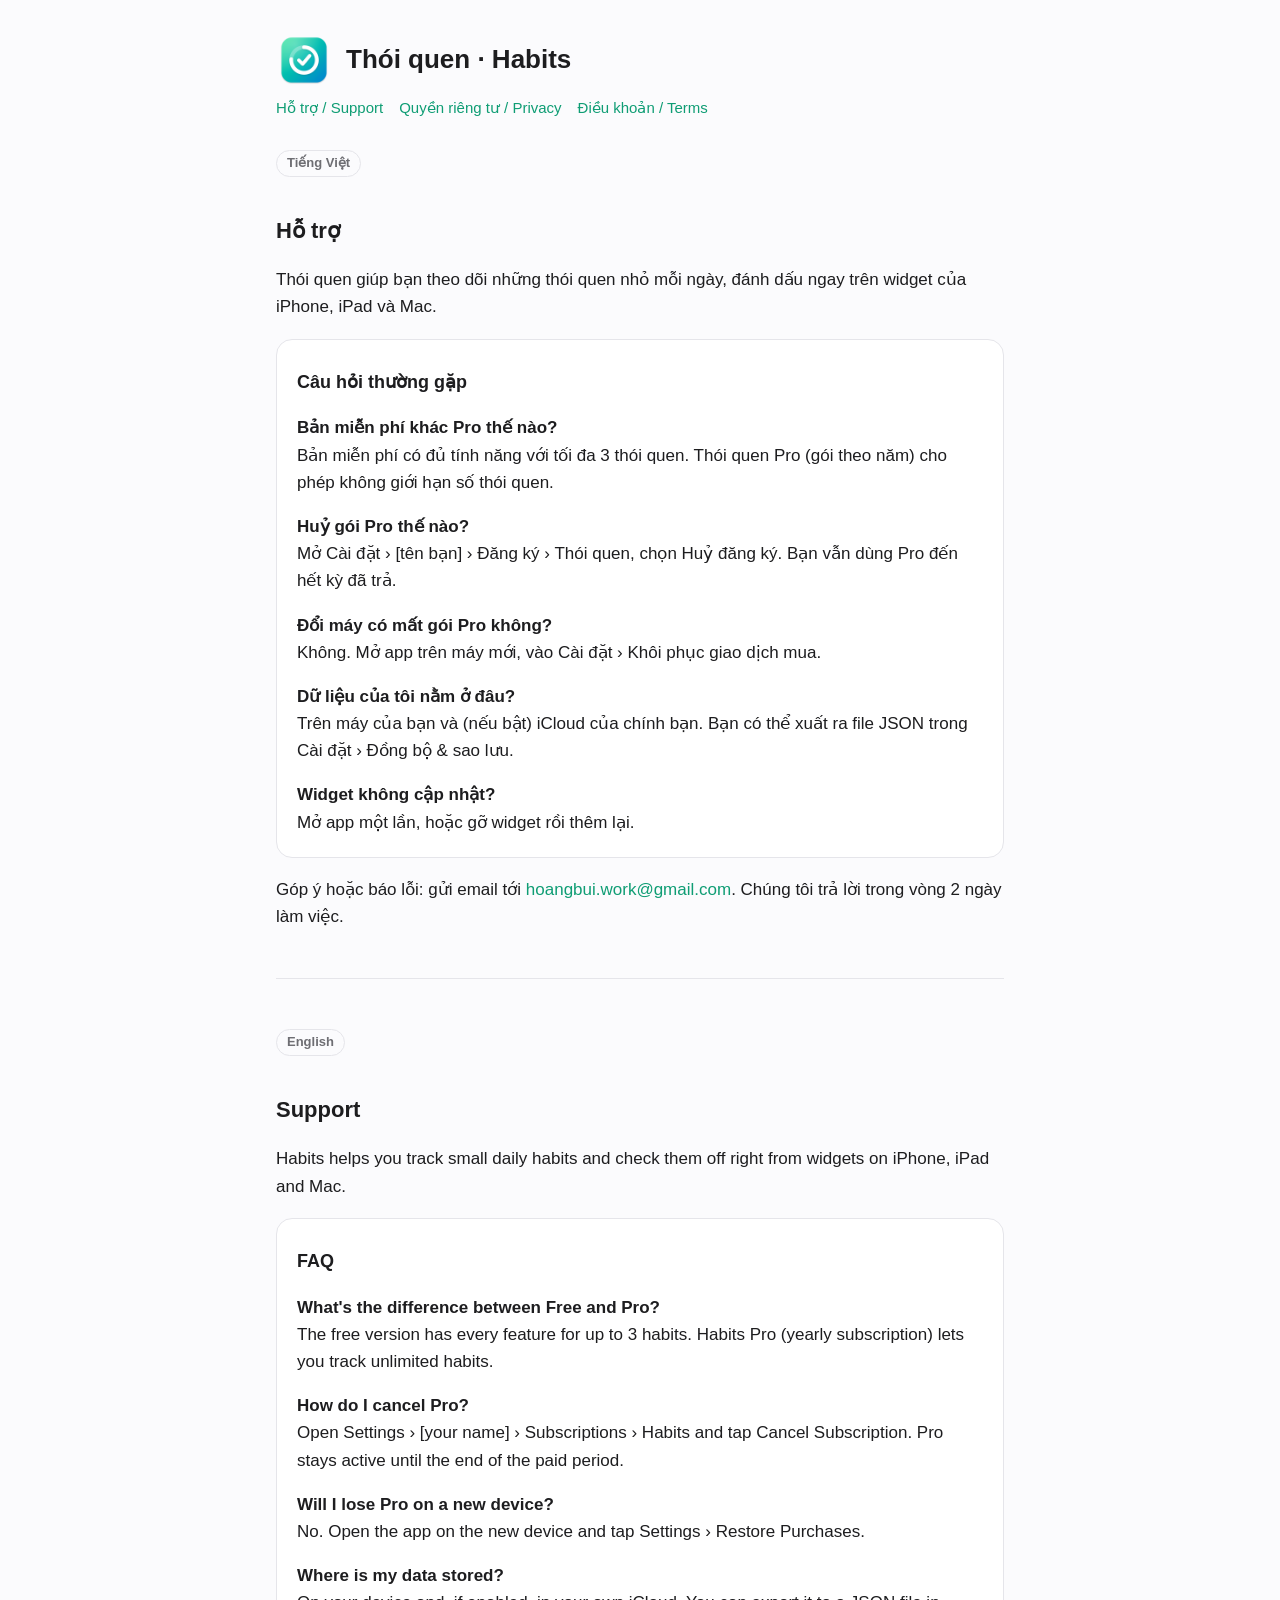
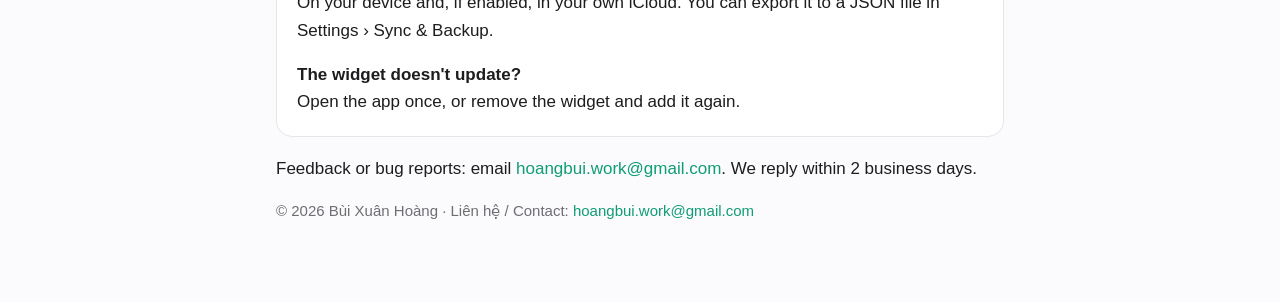
<file: index.html>
<!doctype html><html lang="vi"><head><meta charset="utf-8"><meta name="viewport" content="width=device-width,initial-scale=1">
<title>Thói quen – Hỗ trợ / Habits – Support</title><link rel="stylesheet" href="style.css"><link rel="icon" href="icon.png"></head><body><main>
<header><img src="icon.png" alt=""><h1>Thói quen · Habits</h1></header>
<nav><a href="index.html">Hỗ trợ / Support</a><a href="privacy.html">Quyền riêng tư / Privacy</a><a href="terms.html">Điều khoản / Terms</a></nav>

<span class="lang">Tiếng Việt</span>
<h2>Hỗ trợ</h2>
<p>Thói quen giúp bạn theo dõi những thói quen nhỏ mỗi ngày, đánh dấu ngay trên widget của iPhone, iPad và Mac.</p>
<div class="card">
<h3>Câu hỏi thường gặp</h3>
<p><b>Bản miễn phí khác Pro thế nào?</b><br>Bản miễn phí có đủ tính năng với tối đa 3 thói quen. Thói quen Pro (gói theo năm) cho phép không giới hạn số thói quen.</p>
<p><b>Huỷ gói Pro thế nào?</b><br>Mở Cài đặt › [tên bạn] › Đăng ký › Thói quen, chọn Huỷ đăng ký. Bạn vẫn dùng Pro đến hết kỳ đã trả.</p>
<p><b>Đổi máy có mất gói Pro không?</b><br>Không. Mở app trên máy mới, vào Cài đặt › Khôi phục giao dịch mua.</p>
<p><b>Dữ liệu của tôi nằm ở đâu?</b><br>Trên máy của bạn và (nếu bật) iCloud của chính bạn. Bạn có thể xuất ra file JSON trong Cài đặt › Đồng bộ &amp; sao lưu.</p>
<p><b>Widget không cập nhật?</b><br>Mở app một lần, hoặc gỡ widget rồi thêm lại.</p>
</div>
<p>Góp ý hoặc báo lỗi: gửi email tới <a href="mailto:hoangbui.work@gmail.com">hoangbui.work@gmail.com</a>. Chúng tôi trả lời trong vòng 2 ngày làm việc.</p>
<hr>
<span class="lang">English</span>
<h2>Support</h2>
<p>Habits helps you track small daily habits and check them off right from widgets on iPhone, iPad and Mac.</p>
<div class="card">
<h3>FAQ</h3>
<p><b>What's the difference between Free and Pro?</b><br>The free version has every feature for up to 3 habits. Habits Pro (yearly subscription) lets you track unlimited habits.</p>
<p><b>How do I cancel Pro?</b><br>Open Settings › [your name] › Subscriptions › Habits and tap Cancel Subscription. Pro stays active until the end of the paid period.</p>
<p><b>Will I lose Pro on a new device?</b><br>No. Open the app on the new device and tap Settings › Restore Purchases.</p>
<p><b>Where is my data stored?</b><br>On your device and, if enabled, in your own iCloud. You can export it to a JSON file in Settings › Sync &amp; Backup.</p>
<p><b>The widget doesn't update?</b><br>Open the app once, or remove the widget and add it again.</p>
</div>
<p>Feedback or bug reports: email <a href="mailto:hoangbui.work@gmail.com">hoangbui.work@gmail.com</a>. We reply within 2 business days.</p>
<p class="muted">© 2026 Bùi Xuân Hoàng · Liên hệ / Contact: <a href="mailto:hoangbui.work@gmail.com">hoangbui.work@gmail.com</a></p></main></body></html>
</file>
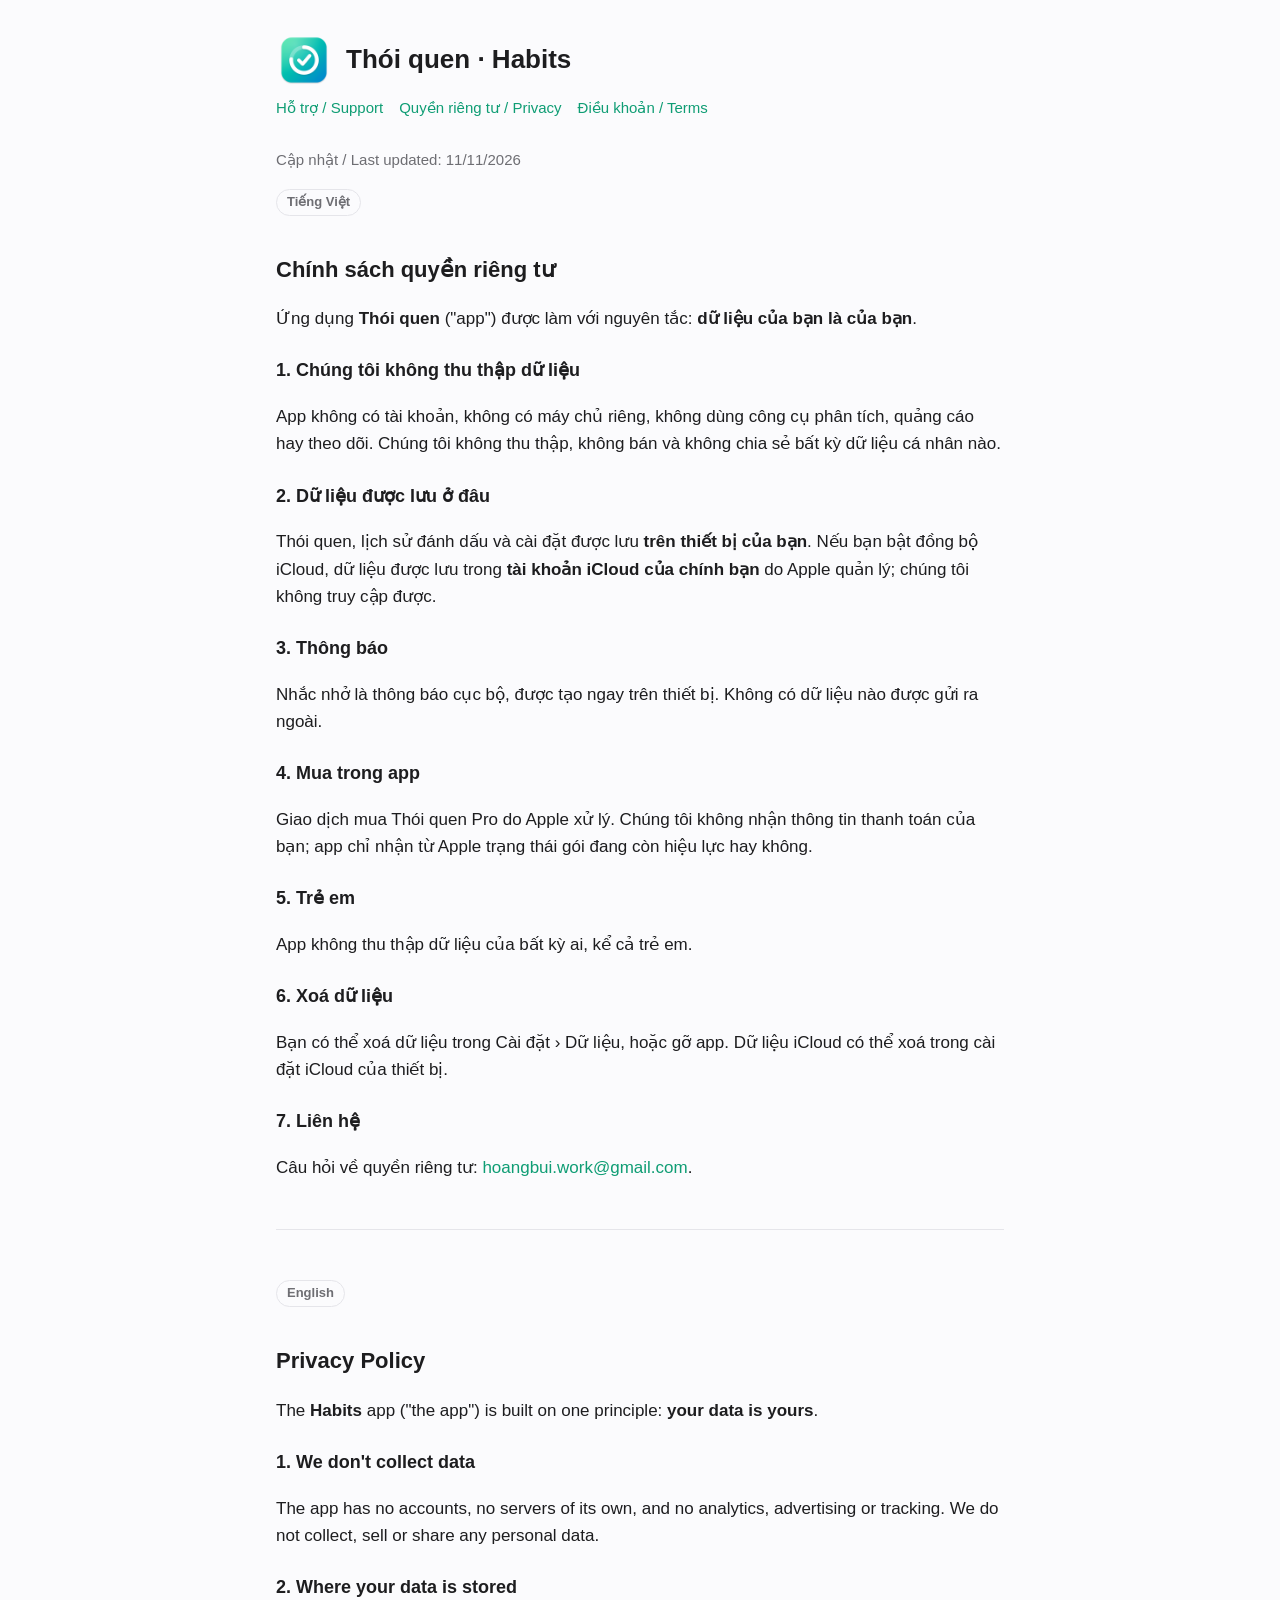
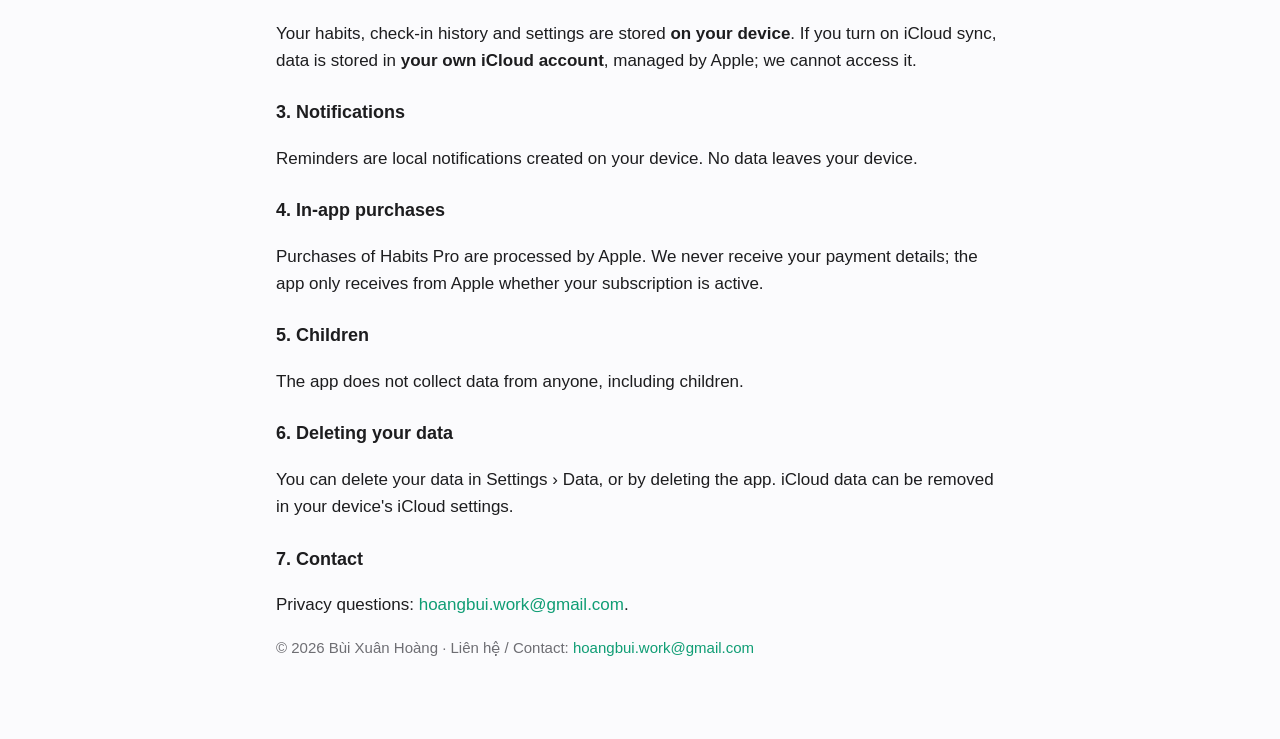
<file: privacy.html>
<!doctype html><html lang="vi"><head><meta charset="utf-8"><meta name="viewport" content="width=device-width,initial-scale=1">
<title>Chính sách quyền riêng tư / Privacy Policy</title><link rel="stylesheet" href="style.css"><link rel="icon" href="icon.png"></head><body><main>
<header><img src="icon.png" alt=""><h1>Thói quen · Habits</h1></header>
<nav><a href="index.html">Hỗ trợ / Support</a><a href="privacy.html">Quyền riêng tư / Privacy</a><a href="terms.html">Điều khoản / Terms</a></nav>

<p class="muted">Cập nhật / Last updated: 11/11/2026</p>
<span class="lang">Tiếng Việt</span>
<h2>Chính sách quyền riêng tư</h2>
<p>Ứng dụng <b>Thói quen</b> ("app") được làm với nguyên tắc: <b>dữ liệu của bạn là của bạn</b>.</p>
<h3>1. Chúng tôi không thu thập dữ liệu</h3>
<p>App không có tài khoản, không có máy chủ riêng, không dùng công cụ phân tích, quảng cáo hay theo dõi. Chúng tôi không thu thập, không bán và không chia sẻ bất kỳ dữ liệu cá nhân nào.</p>
<h3>2. Dữ liệu được lưu ở đâu</h3>
<p>Thói quen, lịch sử đánh dấu và cài đặt được lưu <b>trên thiết bị của bạn</b>. Nếu bạn bật đồng bộ iCloud, dữ liệu được lưu trong <b>tài khoản iCloud của chính bạn</b> do Apple quản lý; chúng tôi không truy cập được.</p>
<h3>3. Thông báo</h3>
<p>Nhắc nhở là thông báo cục bộ, được tạo ngay trên thiết bị. Không có dữ liệu nào được gửi ra ngoài.</p>
<h3>4. Mua trong app</h3>
<p>Giao dịch mua Thói quen Pro do Apple xử lý. Chúng tôi không nhận thông tin thanh toán của bạn; app chỉ nhận từ Apple trạng thái gói đang còn hiệu lực hay không.</p>
<h3>5. Trẻ em</h3>
<p>App không thu thập dữ liệu của bất kỳ ai, kể cả trẻ em.</p>
<h3>6. Xoá dữ liệu</h3>
<p>Bạn có thể xoá dữ liệu trong Cài đặt › Dữ liệu, hoặc gỡ app. Dữ liệu iCloud có thể xoá trong cài đặt iCloud của thiết bị.</p>
<h3>7. Liên hệ</h3>
<p>Câu hỏi về quyền riêng tư: <a href="mailto:hoangbui.work@gmail.com">hoangbui.work@gmail.com</a>.</p>
<hr>
<span class="lang">English</span>
<h2>Privacy Policy</h2>
<p>The <b>Habits</b> app ("the app") is built on one principle: <b>your data is yours</b>.</p>
<h3>1. We don't collect data</h3>
<p>The app has no accounts, no servers of its own, and no analytics, advertising or tracking. We do not collect, sell or share any personal data.</p>
<h3>2. Where your data is stored</h3>
<p>Your habits, check-in history and settings are stored <b>on your device</b>. If you turn on iCloud sync, data is stored in <b>your own iCloud account</b>, managed by Apple; we cannot access it.</p>
<h3>3. Notifications</h3>
<p>Reminders are local notifications created on your device. No data leaves your device.</p>
<h3>4. In-app purchases</h3>
<p>Purchases of Habits Pro are processed by Apple. We never receive your payment details; the app only receives from Apple whether your subscription is active.</p>
<h3>5. Children</h3>
<p>The app does not collect data from anyone, including children.</p>
<h3>6. Deleting your data</h3>
<p>You can delete your data in Settings › Data, or by deleting the app. iCloud data can be removed in your device's iCloud settings.</p>
<h3>7. Contact</h3>
<p>Privacy questions: <a href="mailto:hoangbui.work@gmail.com">hoangbui.work@gmail.com</a>.</p>
<p class="muted">© 2026 Bùi Xuân Hoàng · Liên hệ / Contact: <a href="mailto:hoangbui.work@gmail.com">hoangbui.work@gmail.com</a></p></main></body></html>
</file>
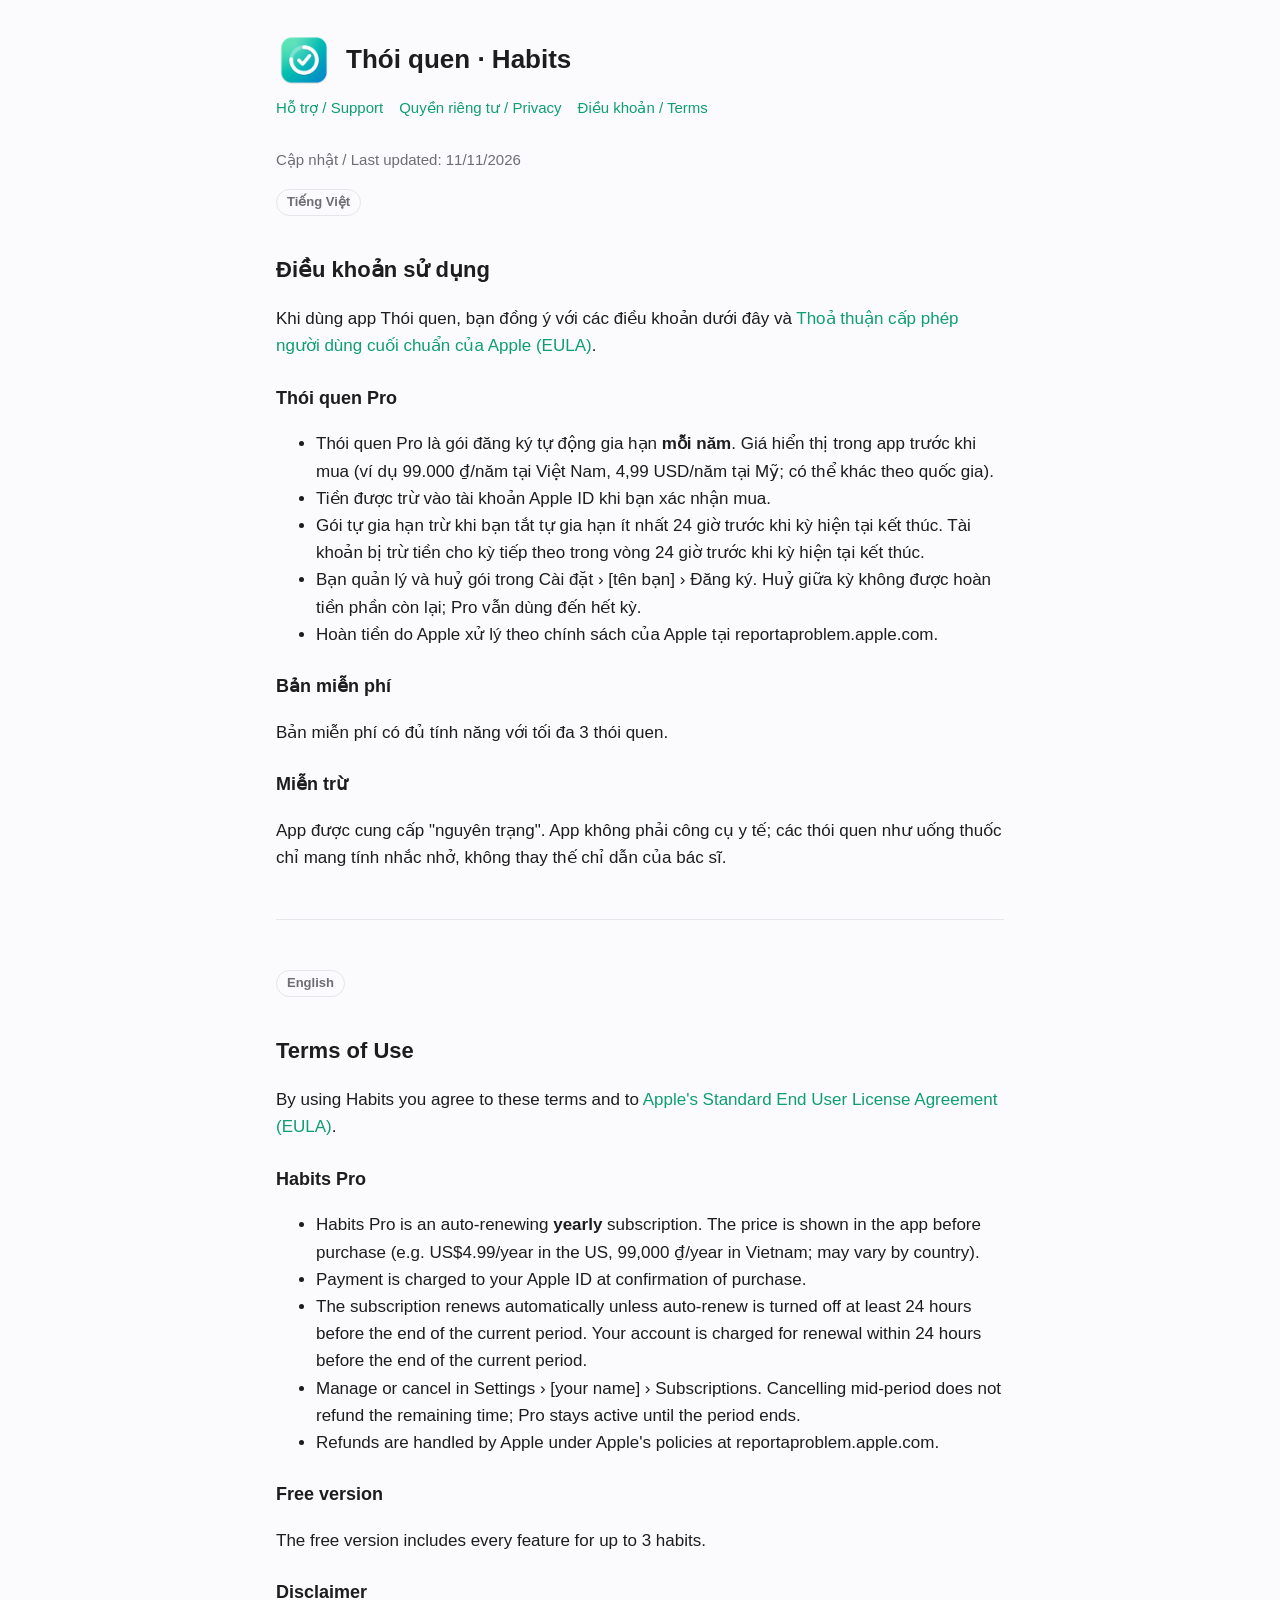
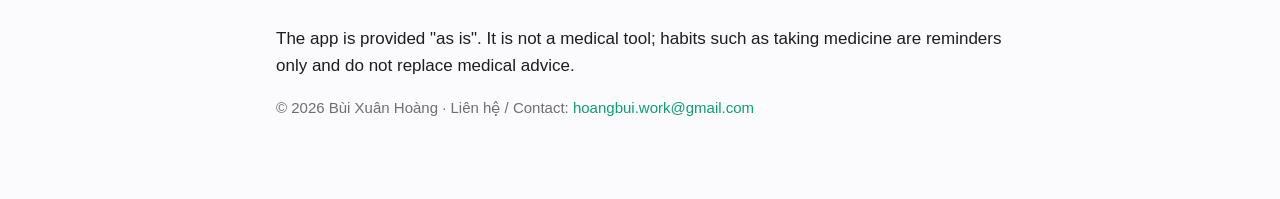
<file: terms.html>
<!doctype html><html lang="vi"><head><meta charset="utf-8"><meta name="viewport" content="width=device-width,initial-scale=1">
<title>Điều khoản sử dụng / Terms of Use</title><link rel="stylesheet" href="style.css"><link rel="icon" href="icon.png"></head><body><main>
<header><img src="icon.png" alt=""><h1>Thói quen · Habits</h1></header>
<nav><a href="index.html">Hỗ trợ / Support</a><a href="privacy.html">Quyền riêng tư / Privacy</a><a href="terms.html">Điều khoản / Terms</a></nav>

<p class="muted">Cập nhật / Last updated: 11/11/2026</p>
<span class="lang">Tiếng Việt</span>
<h2>Điều khoản sử dụng</h2>
<p>Khi dùng app Thói quen, bạn đồng ý với các điều khoản dưới đây và <a href="https://www.apple.com/legal/internet-services/itunes/dev/stdeula/">Thoả thuận cấp phép người dùng cuối chuẩn của Apple (EULA)</a>.</p>
<h3>Thói quen Pro</h3>
<ul>
<li>Thói quen Pro là gói đăng ký tự động gia hạn <b>mỗi năm</b>. Giá hiển thị trong app trước khi mua (ví dụ 99.000 ₫/năm tại Việt Nam, 4,99 USD/năm tại Mỹ; có thể khác theo quốc gia).</li>
<li>Tiền được trừ vào tài khoản Apple ID khi bạn xác nhận mua.</li>
<li>Gói tự gia hạn trừ khi bạn tắt tự gia hạn ít nhất 24 giờ trước khi kỳ hiện tại kết thúc. Tài khoản bị trừ tiền cho kỳ tiếp theo trong vòng 24 giờ trước khi kỳ hiện tại kết thúc.</li>
<li>Bạn quản lý và huỷ gói trong Cài đặt › [tên bạn] › Đăng ký. Huỷ giữa kỳ không được hoàn tiền phần còn lại; Pro vẫn dùng đến hết kỳ.</li>
<li>Hoàn tiền do Apple xử lý theo chính sách của Apple tại reportaproblem.apple.com.</li>
</ul>
<h3>Bản miễn phí</h3>
<p>Bản miễn phí có đủ tính năng với tối đa 3 thói quen.</p>
<h3>Miễn trừ</h3>
<p>App được cung cấp "nguyên trạng". App không phải công cụ y tế; các thói quen như uống thuốc chỉ mang tính nhắc nhở, không thay thế chỉ dẫn của bác sĩ.</p>
<hr>
<span class="lang">English</span>
<h2>Terms of Use</h2>
<p>By using Habits you agree to these terms and to <a href="https://www.apple.com/legal/internet-services/itunes/dev/stdeula/">Apple's Standard End User License Agreement (EULA)</a>.</p>
<h3>Habits Pro</h3>
<ul>
<li>Habits Pro is an auto-renewing <b>yearly</b> subscription. The price is shown in the app before purchase (e.g. US$4.99/year in the US, 99,000 ₫/year in Vietnam; may vary by country).</li>
<li>Payment is charged to your Apple ID at confirmation of purchase.</li>
<li>The subscription renews automatically unless auto-renew is turned off at least 24 hours before the end of the current period. Your account is charged for renewal within 24 hours before the end of the current period.</li>
<li>Manage or cancel in Settings › [your name] › Subscriptions. Cancelling mid-period does not refund the remaining time; Pro stays active until the period ends.</li>
<li>Refunds are handled by Apple under Apple's policies at reportaproblem.apple.com.</li>
</ul>
<h3>Free version</h3>
<p>The free version includes every feature for up to 3 habits.</p>
<h3>Disclaimer</h3>
<p>The app is provided "as is". It is not a medical tool; habits such as taking medicine are reminders only and do not replace medical advice.</p>
<p class="muted">© 2026 Bùi Xuân Hoàng · Liên hệ / Contact: <a href="mailto:hoangbui.work@gmail.com">hoangbui.work@gmail.com</a></p></main></body></html>
</file>
<file: style.css>
:root { --bg:#fbfbfd; --fg:#1d1d1f; --muted:#6e6e73; --card:#fff; --line:#e5e5ea; --accent:#0f9d74; }
@media (prefers-color-scheme: dark) { :root { --bg:#000; --fg:#f5f5f7; --muted:#a1a1a6; --card:#1c1c1e; --line:#2c2c2e; --accent:#30d58f; } }
* { box-sizing: border-box; }
body { margin:0; font: 17px/1.6 -apple-system, BlinkMacSystemFont, "SF Pro Text", "Segoe UI", Roboto, sans-serif; background:var(--bg); color:var(--fg); }
main { max-width: 760px; margin: 0 auto; padding: 32px 16px 64px; }
header { display:flex; align-items:center; gap:14px; margin-bottom: 8px; }
header img { width:56px; height:56px; border-radius:13px; }
header h1 { font-size: 26px; margin:0; }
nav { display:flex; gap:16px; flex-wrap:wrap; margin: 8px 0 28px; font-size:15px; }
a { color: var(--accent); text-decoration:none; } a:hover { text-decoration: underline; }
h2 { font-size: 22px; margin-top: 36px; } h3 { font-size: 18px; margin-top: 24px; }
.lang { display:inline-block; font-size:13px; font-weight:600; color:var(--muted); border:1px solid var(--line); border-radius:999px; padding:2px 10px; }
.card { background:var(--card); border:1px solid var(--line); border-radius:16px; padding: 4px 20px; margin: 18px 0; }
.muted { color: var(--muted); font-size: 15px; }
hr { border:0; border-top:1px solid var(--line); margin: 48px 0; }
</file>
